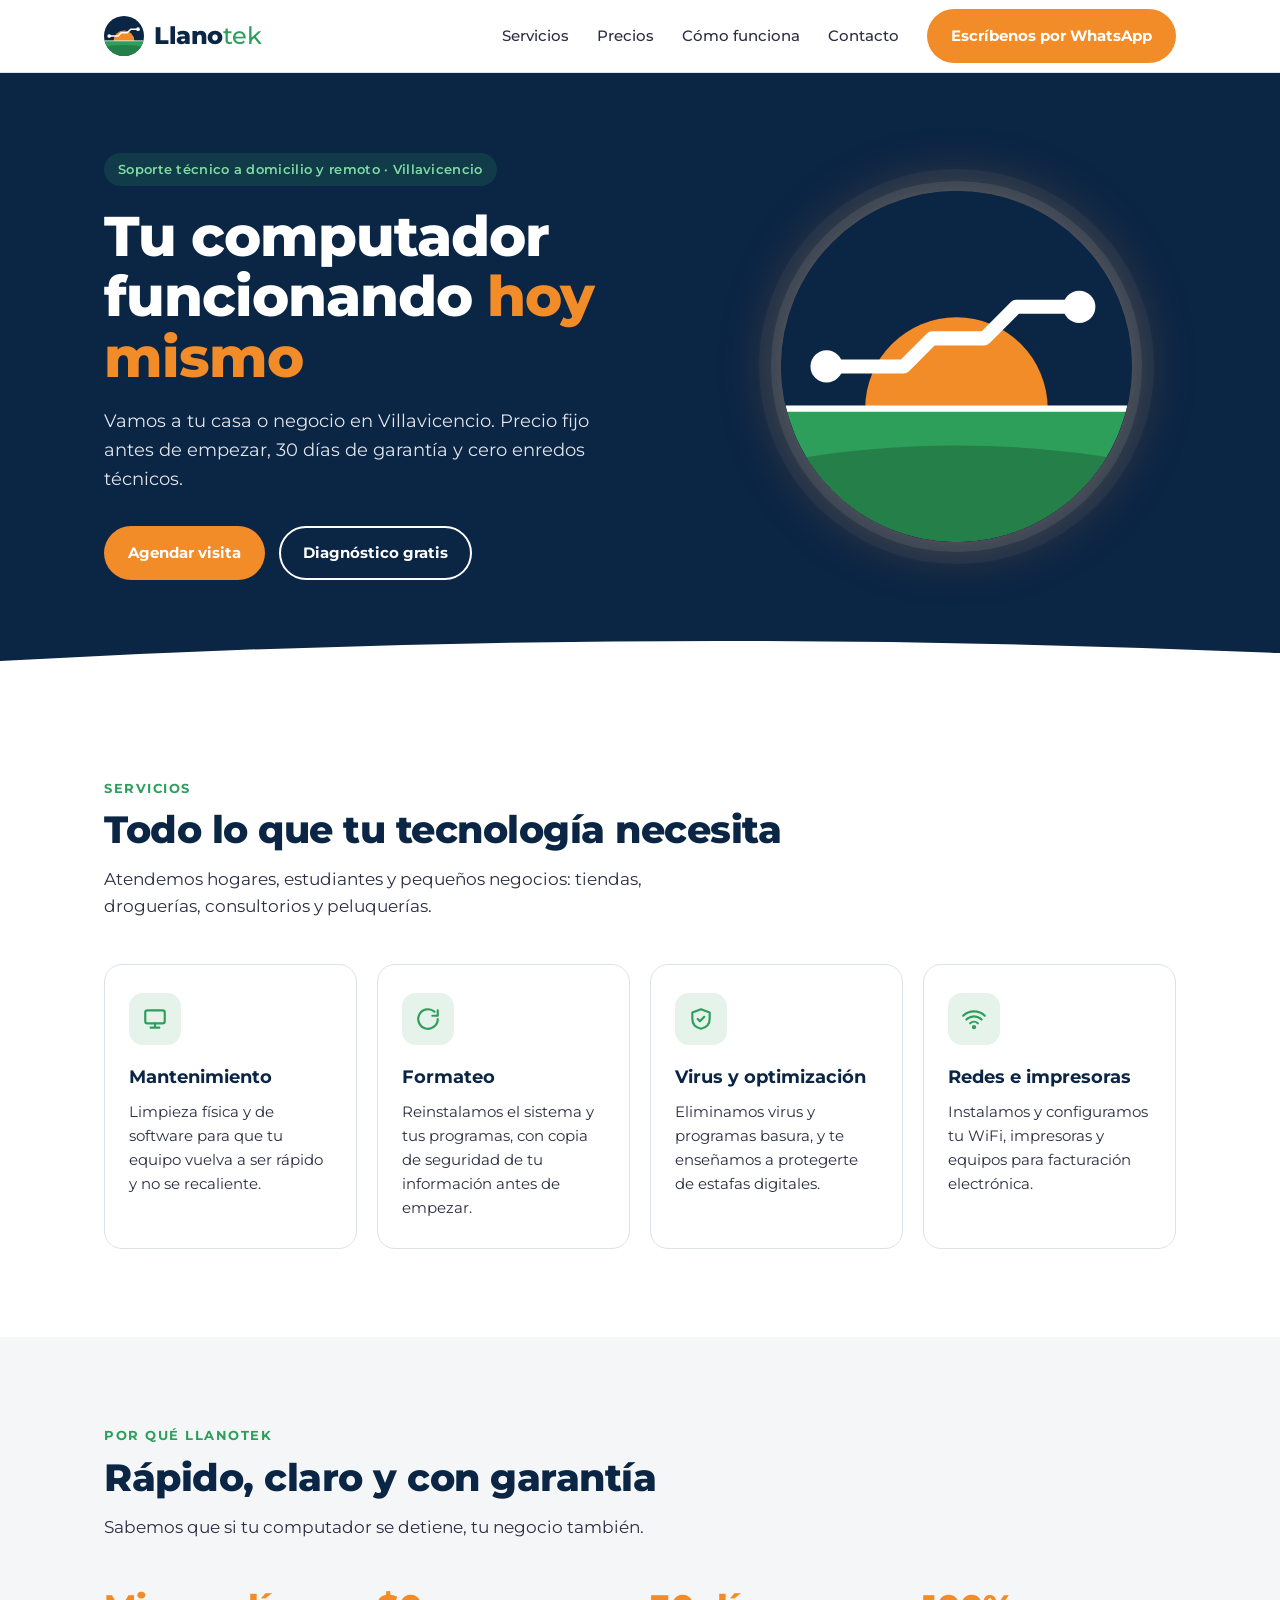
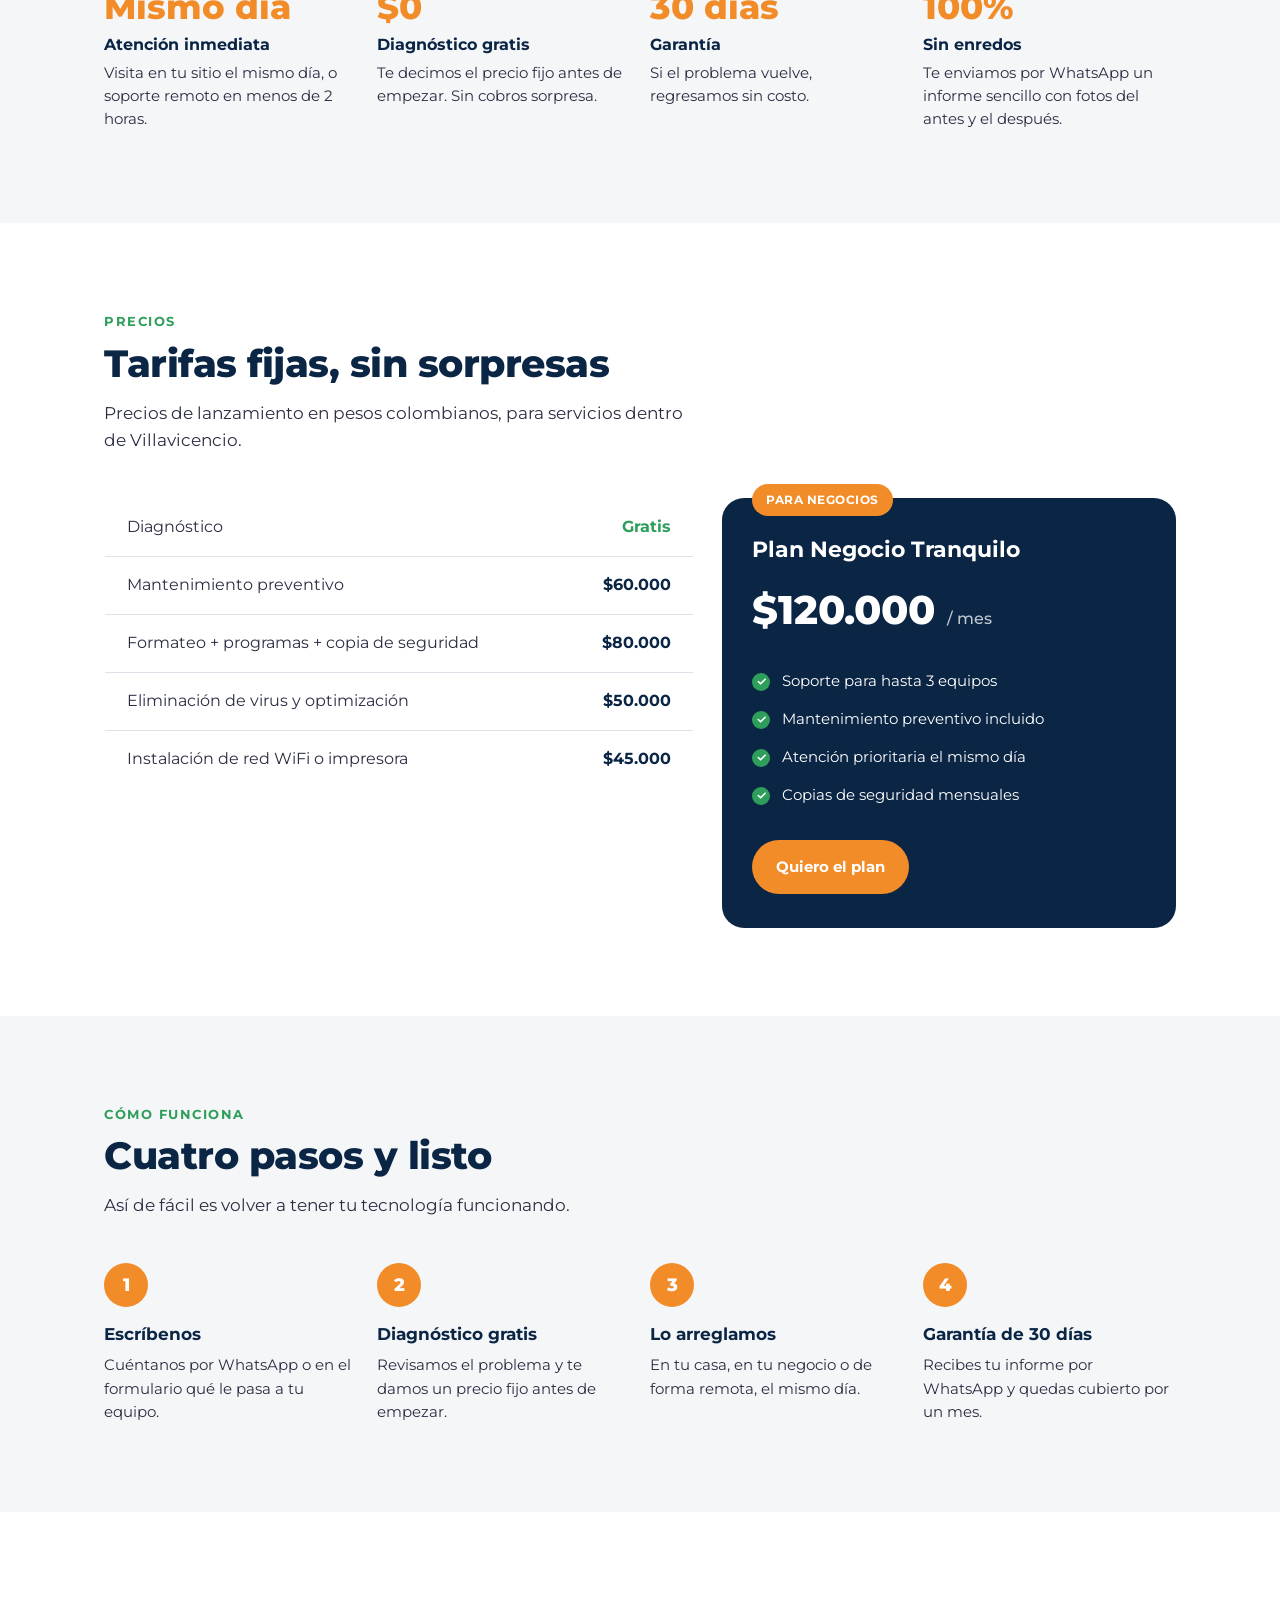
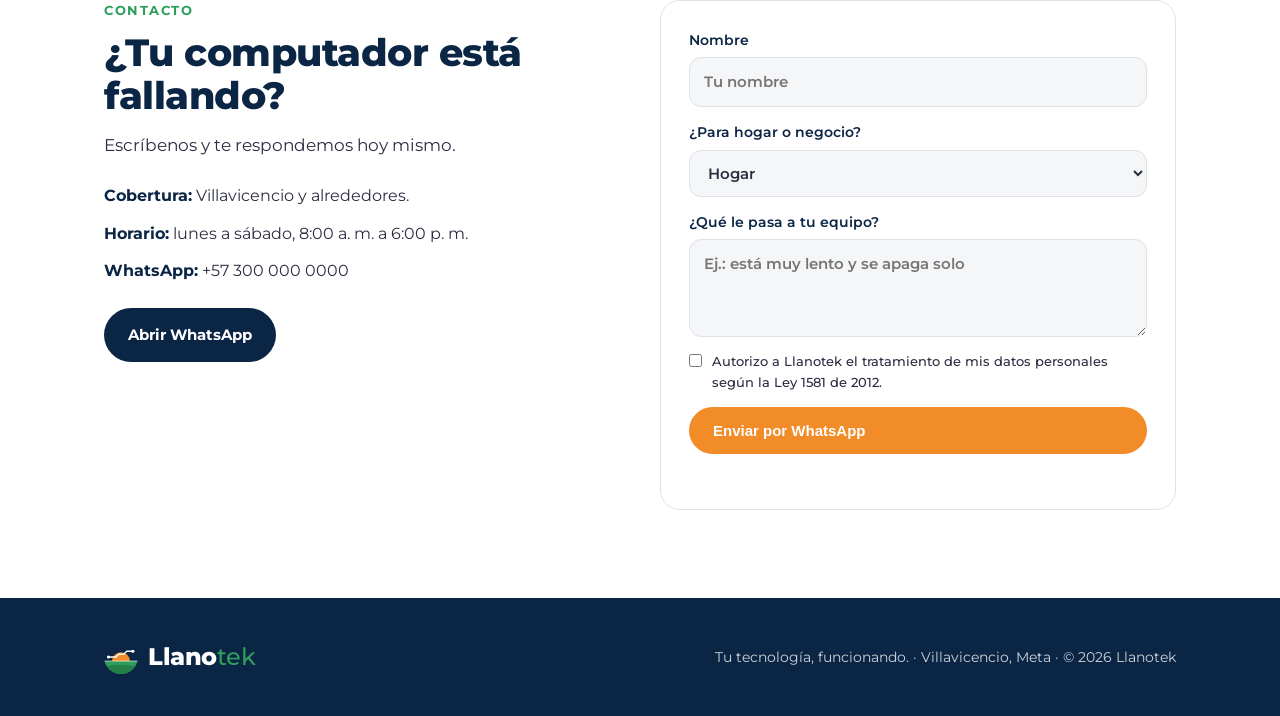
<file: llanotek/index.html>
<!DOCTYPE html>
<html lang="es">
<head>
<meta charset="UTF-8">
<meta name="viewport" content="width=device-width, initial-scale=1">
<title>Llanotek — Soporte técnico en Villavicencio</title>
<link rel="preconnect" href="https://fonts.googleapis.com">
<link rel="preconnect" href="https://fonts.gstatic.com" crossorigin>
<link href="https://fonts.googleapis.com/css2?family=Montserrat:wght@400;500;600;700;800&display=swap" rel="stylesheet">
<style>
  :root{
    --navy:#0B2545; --green:#2E9E5B; --green-d:#247F49; --orange:#F28C28;
    --cloud:#F4F6F8; --coal:#2B2D42; --line:#DDE2E8; --white:#fff;
  }
  *{box-sizing:border-box;margin:0;padding:0}
  html{scroll-behavior:smooth}
  body{font-family:'Montserrat',system-ui,sans-serif;color:var(--coal);background:var(--white);line-height:1.6}
  a{color:inherit}
  .wrap{max-width:1120px;margin:0 auto;padding:0 24px}
  /* header */
  header{position:sticky;top:0;z-index:10;background:rgba(255,255,255,.95);backdrop-filter:blur(6px);border-bottom:1px solid var(--line)}
  .nav{display:flex;align-items:center;justify-content:space-between;height:72px}
  .brand{display:flex;align-items:center;gap:10px;text-decoration:none}
  .brand b{font-size:24px;font-weight:800;color:var(--navy);letter-spacing:-.5px}
  .brand b span{font-weight:500;color:var(--green)}
  .menu{display:flex;gap:28px;align-items:center;font-weight:500;font-size:15px}
  .menu a{text-decoration:none}
  .menu a:hover{color:var(--green)}
  .btn{display:inline-flex;align-items:center;gap:8px;padding:13px 22px;border-radius:999px;font-weight:700;font-size:15px;text-decoration:none;border:2px solid transparent;cursor:pointer;transition:transform .15s, box-shadow .15s}
  .btn:hover{transform:translateY(-2px);box-shadow:0 8px 20px rgba(11,37,69,.15)}
  .btn-orange{background:var(--orange);color:var(--white)}
  .btn-ghost{border-color:var(--white);color:var(--white)}
  .btn-navy{background:var(--navy);color:var(--white)}
  /* hero */
  .hero{background:var(--navy);color:var(--white);position:relative;overflow:hidden}
  .hero .wrap{display:grid;grid-template-columns:1.15fr .85fr;gap:40px;align-items:center;padding-top:80px;padding-bottom:110px}
  .tag{display:inline-block;background:rgba(46,158,91,.18);color:#7FDBA4;font-weight:600;font-size:13px;padding:6px 14px;border-radius:999px;margin-bottom:20px;letter-spacing:.3px}
  h1{font-size:clamp(34px,5vw,56px);line-height:1.08;font-weight:800;letter-spacing:-1px;margin-bottom:20px}
  h1 em{font-style:normal;color:var(--orange)}
  .hero p{font-size:18px;opacity:.88;max-width:520px;margin-bottom:32px}
  .cta{display:flex;gap:14px;flex-wrap:wrap}
  .hero-art{justify-self:center;width:min(360px,80%);border-radius:50%;box-shadow:0 0 0 10px rgba(255,255,255,.08),0 0 0 22px rgba(255,255,255,.04),0 0 60px rgba(242,140,40,.35)}
  .horizon{position:absolute;left:0;right:0;bottom:-1px;height:70px}
  /* sections */
  section{padding:88px 0}
  .eyebrow{color:var(--green);font-weight:700;font-size:13px;text-transform:uppercase;letter-spacing:1.5px;margin-bottom:10px}
  h2{font-size:clamp(28px,3.5vw,38px);font-weight:800;color:var(--navy);letter-spacing:-.5px;line-height:1.15;margin-bottom:14px}
  .lead{font-size:17px;max-width:600px;margin-bottom:44px}
  .grid4{display:grid;grid-template-columns:repeat(4,1fr);gap:20px}
  .card{background:var(--white);border:1px solid var(--line);border-radius:18px;padding:28px 24px;transition:border-color .2s, transform .2s}
  .card:hover{border-color:var(--green);transform:translateY(-4px)}
  .icon{width:52px;height:52px;border-radius:14px;background:rgba(46,158,91,.12);display:grid;place-items:center;margin-bottom:18px}
  .card h3{font-size:18px;color:var(--navy);margin-bottom:8px}
  .card p{font-size:15px}
  .bg-cloud{background:var(--cloud)}
  .why{display:grid;grid-template-columns:repeat(4,1fr);gap:20px}
  .why div{padding:4px 0}
  .why strong{display:block;font-size:34px;font-weight:800;color:var(--orange);line-height:1.1}
  .why span{font-weight:700;color:var(--navy);display:block;margin:6px 0 4px}
  .why p{font-size:14.5px}
  /* pricing */
  .prices{display:grid;grid-template-columns:1.3fr 1fr;gap:28px;align-items:start}
  table{width:100%;border-collapse:collapse;background:var(--white);border-radius:18px;overflow:hidden;border:1px solid var(--line)}
  td{padding:16px 22px;border-bottom:1px solid var(--line);font-size:15.5px}
  tr:last-child td{border-bottom:none}
  td:last-child{text-align:right;font-weight:700;color:var(--navy);white-space:nowrap}
  .free{color:var(--green)!important}
  .plan{background:var(--navy);color:var(--white);border-radius:22px;padding:34px 30px;position:relative}
  .plan .badge{position:absolute;top:-14px;left:30px;background:var(--orange);color:#fff;font-size:12px;font-weight:700;padding:6px 14px;border-radius:999px;letter-spacing:.5px}
  .plan h3{font-size:22px;margin-bottom:6px}
  .plan .amount{font-size:40px;font-weight:800;margin:10px 0 2px}
  .plan .amount small{font-size:16px;font-weight:500;opacity:.75}
  .plan ul{list-style:none;margin:20px 0 26px}
  .plan li{padding:7px 0 7px 30px;position:relative;font-size:15px}
  .plan li::before{content:"";position:absolute;left:0;top:11px;width:18px;height:18px;border-radius:50%;background:var(--green) url("data:image/svg+xml,%3Csvg xmlns='http://www.w3.org/2000/svg' viewBox='0 0 24 24' fill='none' stroke='white' stroke-width='3.5' stroke-linecap='round' stroke-linejoin='round'%3E%3Cpath d='M5 12l5 5L20 7'/%3E%3C/svg%3E") center/11px no-repeat}
  /* steps */
  .steps{display:grid;grid-template-columns:repeat(4,1fr);gap:20px;counter-reset:s}
  .step{position:relative;padding-top:58px}
  .step::before{counter-increment:s;content:counter(s);position:absolute;top:0;left:0;width:44px;height:44px;border-radius:50%;background:var(--orange);color:#fff;font-weight:800;font-size:18px;display:grid;place-items:center}
  .step h3{color:var(--navy);font-size:17px;margin-bottom:6px}
  .step p{font-size:14.5px}
  /* contact */
  .contact{display:grid;grid-template-columns:1fr 1fr;gap:40px;align-items:start}
  .info p{margin-bottom:12px}
  .info b{color:var(--navy)}
  form{background:var(--white);border:1px solid var(--line);border-radius:20px;padding:28px;display:grid;gap:14px}
  label{font-size:14px;font-weight:600;color:var(--navy);display:grid;gap:6px}
  input,select,textarea{font:inherit;font-size:15px;padding:12px 14px;border:1.5px solid var(--line);border-radius:12px;background:var(--cloud);color:var(--coal)}
  input:focus,select:focus,textarea:focus{outline:none;border-color:var(--green);background:#fff}
  .check{display:flex;gap:10px;align-items:flex-start;font-weight:500;font-size:13px;color:var(--coal)}
  .check input{margin-top:3px}
  .note{font-size:13px;color:var(--green-d);font-weight:600;min-height:1em}
  footer{background:var(--navy);color:rgba(255,255,255,.8);padding:40px 0;font-size:14px}
  footer .wrap{display:flex;justify-content:space-between;gap:20px;flex-wrap:wrap;align-items:center}
  @media (max-width:900px){
    .menu a:not(.btn){display:none}
    .hero .wrap,.prices,.contact{grid-template-columns:1fr}
    .hero-art{display:none}
    .grid4,.why,.steps{grid-template-columns:1fr 1fr}
  }
  @media (max-width:560px){
    .grid4,.why,.steps{grid-template-columns:1fr}
    section{padding:64px 0}
  }
</style>
</head>
<body>

<svg width="0" height="0" style="position:absolute">
  <defs>
    <clipPath id="lc"><circle cx="50" cy="50" r="50"/></clipPath>
    <symbol id="logo" viewBox="0 0 100 100">
      <circle cx="50" cy="50" r="50" fill="#0B2545"/>
      <g clip-path="url(#lc)">
        <circle cx="50" cy="62" r="26" fill="#F28C28"/>
        <rect x="0" y="62" width="100" height="40" fill="#2E9E5B"/>
        <path d="M0 77 Q50 68 100 77 L100 100 L0 100Z" fill="#247F49"/>
        <line x1="0" y1="62" x2="100" y2="62" stroke="#fff" stroke-width="1.8"/>
      </g>
      <path d="M13 50 H35 L43 42 H58 L67 33 H85" fill="none" stroke="#fff" stroke-width="4" stroke-linecap="round" stroke-linejoin="round"/>
      <circle cx="13" cy="50" r="4.6" fill="#fff"/><circle cx="85" cy="33" r="4.6" fill="#fff"/>
    </symbol>
  </defs>
</svg>

<header>
  <div class="wrap nav">
    <a class="brand" href="#inicio" aria-label="Llanotek inicio">
      <svg width="40" height="40"><use href="#logo"/></svg>
      <b>Llano<span>tek</span></b>
    </a>
    <nav class="menu">
      <a href="#servicios">Servicios</a>
      <a href="#precios">Precios</a>
      <a href="#como-funciona">Cómo funciona</a>
      <a href="#contacto">Contacto</a>
      <a class="btn btn-orange js-wa" href="#contacto">Escríbenos por WhatsApp</a>
    </nav>
  </div>
</header>

<main id="inicio">
  <div class="hero">
    <div class="wrap">
      <div>
        <span class="tag">Soporte técnico a domicilio y remoto · Villavicencio</span>
        <h1>Tu computador funcionando <em>hoy mismo</em></h1>
        <p>Vamos a tu casa o negocio en Villavicencio. Precio fijo antes de empezar, 30 días de garantía y cero enredos técnicos.</p>
        <div class="cta">
          <a class="btn btn-orange" href="#contacto">Agendar visita</a>
          <a class="btn btn-ghost" href="#precios">Diagnóstico gratis</a>
        </div>
      </div>
      <svg class="hero-art" viewBox="0 0 100 100" aria-hidden="true"><use href="#logo"/></svg>
    </div>
    <svg class="horizon" viewBox="0 0 1440 70" preserveAspectRatio="none" aria-hidden="true">
      <path d="M0 40 Q720 0 1440 40 V70 H0Z" fill="#fff"/>
    </svg>
  </div>

  <section id="servicios">
    <div class="wrap">
      <div class="eyebrow">Servicios</div>
      <h2>Todo lo que tu tecnología necesita</h2>
      <p class="lead">Atendemos hogares, estudiantes y pequeños negocios: tiendas, droguerías, consultorios y peluquerías.</p>
      <div class="grid4">
        <div class="card">
          <div class="icon"><svg width="26" height="26" viewBox="0 0 24 24" fill="none" stroke="#2E9E5B" stroke-width="2" stroke-linecap="round" stroke-linejoin="round"><rect x="3" y="4" width="18" height="12" rx="2"/><path d="M8 20h8M12 16v4"/></svg></div>
          <h3>Mantenimiento</h3>
          <p>Limpieza física y de software para que tu equipo vuelva a ser rápido y no se recaliente.</p>
        </div>
        <div class="card">
          <div class="icon"><svg width="26" height="26" viewBox="0 0 24 24" fill="none" stroke="#2E9E5B" stroke-width="2" stroke-linecap="round" stroke-linejoin="round"><path d="M21 12a9 9 0 1 1-3-6.7"/><path d="M21 4v5h-5"/></svg></div>
          <h3>Formateo</h3>
          <p>Reinstalamos el sistema y tus programas, con copia de seguridad de tu información antes de empezar.</p>
        </div>
        <div class="card">
          <div class="icon"><svg width="26" height="26" viewBox="0 0 24 24" fill="none" stroke="#2E9E5B" stroke-width="2" stroke-linecap="round" stroke-linejoin="round"><path d="M12 3l8 3v6c0 5-3.5 8-8 9-4.5-1-8-4-8-9V6z"/><path d="M9 12l2 2 4-4"/></svg></div>
          <h3>Virus y optimización</h3>
          <p>Eliminamos virus y programas basura, y te enseñamos a protegerte de estafas digitales.</p>
        </div>
        <div class="card">
          <div class="icon"><svg width="26" height="26" viewBox="0 0 24 24" fill="none" stroke="#2E9E5B" stroke-width="2" stroke-linecap="round" stroke-linejoin="round"><path d="M5 12.5a10 10 0 0 1 14 0M8.5 16a5 5 0 0 1 7 0"/><circle cx="12" cy="19.5" r="1"/><path d="M2 9a14.5 14.5 0 0 1 20 0"/></svg></div>
          <h3>Redes e impresoras</h3>
          <p>Instalamos y configuramos tu WiFi, impresoras y equipos para facturación electrónica.</p>
        </div>
      </div>
    </div>
  </section>

  <section class="bg-cloud">
    <div class="wrap">
      <div class="eyebrow">Por qué Llanotek</div>
      <h2>Rápido, claro y con garantía</h2>
      <p class="lead">Sabemos que si tu computador se detiene, tu negocio también.</p>
      <div class="why">
        <div><strong>Mismo día</strong><span>Atención inmediata</span><p>Visita en tu sitio el mismo día, o soporte remoto en menos de 2 horas.</p></div>
        <div><strong>$0</strong><span>Diagnóstico gratis</span><p>Te decimos el precio fijo antes de empezar. Sin cobros sorpresa.</p></div>
        <div><strong>30 días</strong><span>Garantía</span><p>Si el problema vuelve, regresamos sin costo.</p></div>
        <div><strong>100%</strong><span>Sin enredos</span><p>Te enviamos por WhatsApp un informe sencillo con fotos del antes y el después.</p></div>
      </div>
    </div>
  </section>

  <section id="precios">
    <div class="wrap">
      <div class="eyebrow">Precios</div>
      <h2>Tarifas fijas, sin sorpresas</h2>
      <p class="lead">Precios de lanzamiento en pesos colombianos, para servicios dentro de Villavicencio.</p>
      <div class="prices">
        <table>
          <tr><td>Diagnóstico</td><td class="free">Gratis</td></tr>
          <tr><td>Mantenimiento preventivo</td><td>$60.000</td></tr>
          <tr><td>Formateo + programas + copia de seguridad</td><td>$80.000</td></tr>
          <tr><td>Eliminación de virus y optimización</td><td>$50.000</td></tr>
          <tr><td>Instalación de red WiFi o impresora</td><td>$45.000</td></tr>
        </table>
        <div class="plan">
          <span class="badge">PARA NEGOCIOS</span>
          <h3>Plan Negocio Tranquilo</h3>
          <div class="amount">$120.000 <small>/ mes</small></div>
          <ul>
            <li>Soporte para hasta 3 equipos</li>
            <li>Mantenimiento preventivo incluido</li>
            <li>Atención prioritaria el mismo día</li>
            <li>Copias de seguridad mensuales</li>
          </ul>
          <a class="btn btn-orange" href="#contacto">Quiero el plan</a>
        </div>
      </div>
    </div>
  </section>

  <section id="como-funciona" class="bg-cloud">
    <div class="wrap">
      <div class="eyebrow">Cómo funciona</div>
      <h2>Cuatro pasos y listo</h2>
      <p class="lead">Así de fácil es volver a tener tu tecnología funcionando.</p>
      <div class="steps">
        <div class="step"><h3>Escríbenos</h3><p>Cuéntanos por WhatsApp o en el formulario qué le pasa a tu equipo.</p></div>
        <div class="step"><h3>Diagnóstico gratis</h3><p>Revisamos el problema y te damos un precio fijo antes de empezar.</p></div>
        <div class="step"><h3>Lo arreglamos</h3><p>En tu casa, en tu negocio o de forma remota, el mismo día.</p></div>
        <div class="step"><h3>Garantía de 30 días</h3><p>Recibes tu informe por WhatsApp y quedas cubierto por un mes.</p></div>
      </div>
    </div>
  </section>

  <section id="contacto">
    <div class="wrap contact">
      <div class="info">
        <div class="eyebrow">Contacto</div>
        <h2>¿Tu computador está fallando?</h2>
        <p class="lead" style="margin-bottom:24px">Escríbenos y te respondemos hoy mismo.</p>
        <p><b>Cobertura:</b> Villavicencio y alrededores.</p>
        <p><b>Horario:</b> lunes a sábado, 8:00 a. m. a 6:00 p. m.</p>
        <p><b>WhatsApp:</b> <span class="js-wa-text"></span></p>
        <p style="margin-top:24px"><a class="btn btn-navy js-wa" href="#contacto" target="_blank" rel="noopener">Abrir WhatsApp</a></p>
      </div>
      <form id="f">
        <label>Nombre<input name="nombre" required placeholder="Tu nombre"></label>
        <label>¿Para hogar o negocio?
          <select name="tipo"><option>Hogar</option><option>Negocio</option><option>Ambos</option></select>
        </label>
        <label>¿Qué le pasa a tu equipo?<textarea name="problema" rows="3" required placeholder="Ej.: está muy lento y se apaga solo"></textarea></label>
        <label class="check"><input type="checkbox" required> Autorizo a Llanotek el tratamiento de mis datos personales según la Ley 1581 de 2012.</label>
        <button class="btn btn-orange" type="submit">Enviar por WhatsApp</button>
        <div class="note" id="note"></div>
      </form>
    </div>
  </section>
</main>

<footer>
  <div class="wrap">
    <a class="brand" href="#inicio" style="color:#fff">
      <svg width="34" height="34"><use href="#logo"/></svg>
      <b style="color:#fff">Llano<span>tek</span></b>
    </a>
    <div>Tu tecnología, funcionando. · Villavicencio, Meta · © 2026 Llanotek</div>
  </div>
</footer>

<script>
  // Número de WhatsApp del negocio (código de país + número, sin espacios ni +)
  const WHATSAPP = "573000000000";
  const WA_DISPLAY = "+57 300 000 0000";
  const waBase = "https://wa.me/" + WHATSAPP;
  const hello = encodeURIComponent("Hola Llanotek, quiero un diagnóstico gratis para mi computador.");
  document.querySelectorAll(".js-wa").forEach(a => { a.href = waBase + "?text=" + hello; a.target = "_blank"; a.rel = "noopener"; });
  document.querySelectorAll(".js-wa-text").forEach(s => s.textContent = WA_DISPLAY);

  document.getElementById("f").addEventListener("submit", e => {
    e.preventDefault();
    const d = new FormData(e.target);
    const msg = `Hola Llanotek, soy ${d.get("nombre")} (${d.get("tipo")}). ${d.get("problema")}`;
    const link = waBase + "?text=" + encodeURIComponent(msg);
    const note = document.getElementById("note");
    note.innerHTML = 'Tu mensaje está listo. <a href="' + link + '" target="_blank" rel="noopener">Ábrelo en WhatsApp para enviarlo</a>.';
  });
</script>
</body>
</html>
</file>
